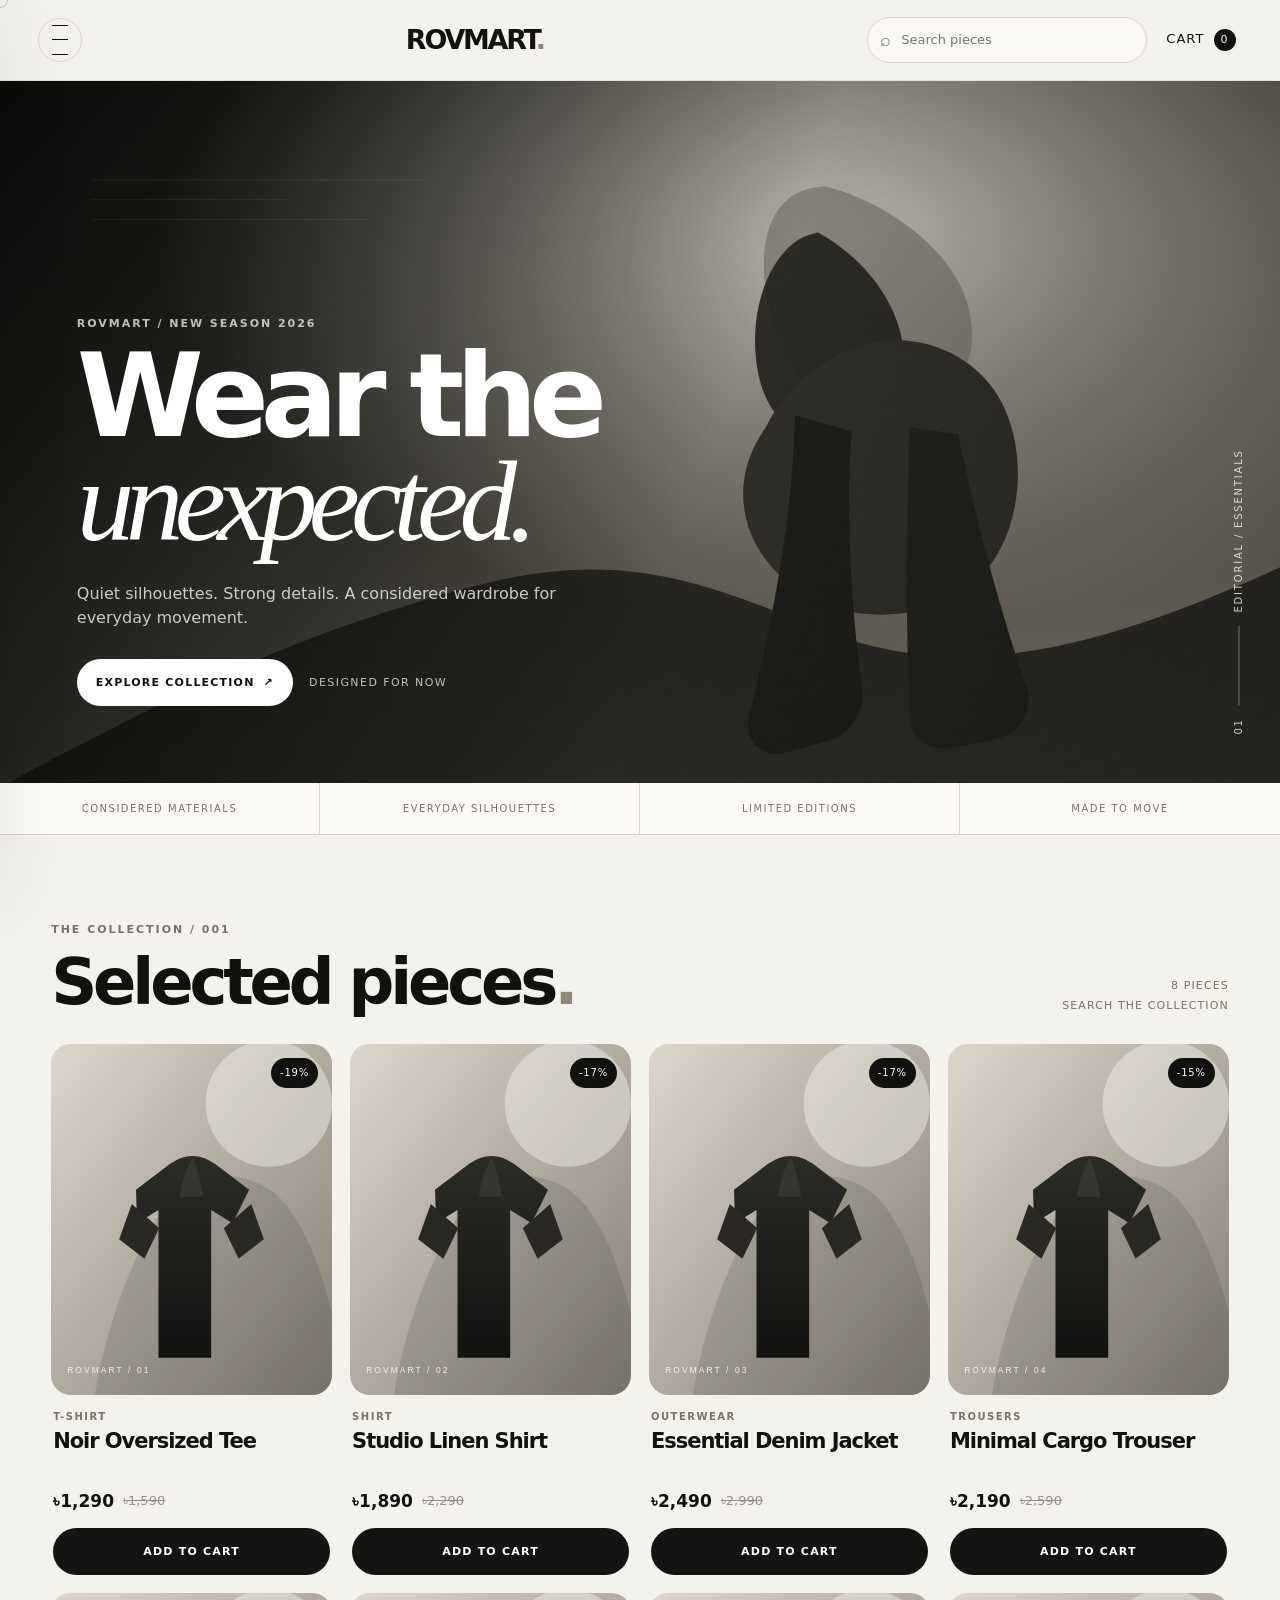
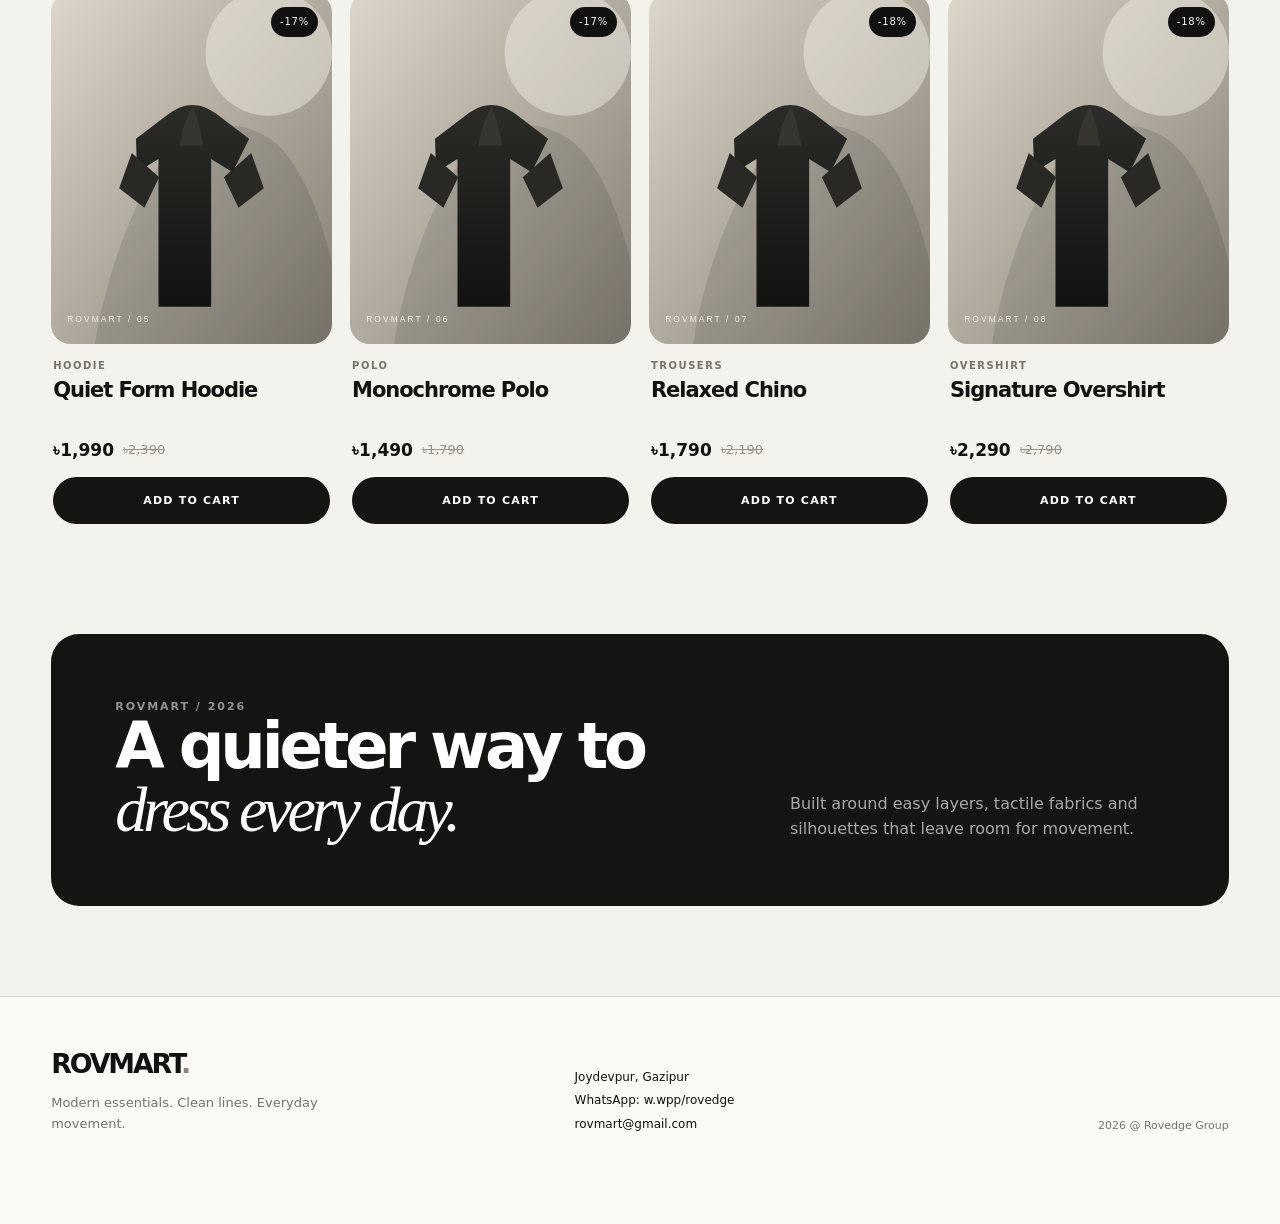
<file: index.html>
<!DOCTYPE html>
<html lang="en">
<head>
  <meta charset="UTF-8">
  <meta name="viewport" content="width=device-width, initial-scale=1.0">
  <meta name="description" content="ROVMART — a clean editorial fashion store for everyday essentials.">
  <meta name="theme-color" content="#101010">
  <meta name="apple-mobile-web-app-capable" content="yes">
  <link rel="manifest" href="manifest.webmanifest">
  <link rel="icon" href="assets/favicon.svg" type="image/svg+xml">
  <link rel="stylesheet" href="style.css?v=20260927">
  <title>ROVMART — Fashion Store</title>
</head>
<body>
  <header class="site-header">
    <button class="menu-toggle" id="menuToggle" type="button" aria-label="Open categories" aria-controls="categoryMenu" aria-expanded="false">
      <span></span><span></span><span></span>
    </button>
    <a class="brand" href="index.html" aria-label="ROVMART home">ROVMART<span>.</span></a>
    <div class="header-actions">
      <div class="search-box">
        <label class="sr-only" for="productSearch">Search products</label>
        <span aria-hidden="true">⌕</span>
        <input id="productSearch" type="search" placeholder="Search pieces" autocomplete="off">
        <button id="clearSearchBtn" type="button" aria-label="Clear search">×</button>
      </div>
      <button class="cart-link" id="cartLink" type="button" aria-label="Open cart">
        Cart <span id="headerCartCount">0</span>
      </button>
    </div>
  </header>

  <div id="categoryOverlay" class="menu-overlay hidden" aria-hidden="true"></div>
  <aside id="categoryMenu" class="category-menu" aria-hidden="true" aria-label="Product categories">
    <div class="category-menu-head">
      <div>
        <p class="eyebrow">SHOP / FILTER</p>
        <h2>Categories<span>.</span></h2>
      </div>
      <button class="icon-button" id="closeMenuBtn" type="button" aria-label="Close categories">×</button>
    </div>
    <div id="categoryList" class="category-list"></div>
    <div class="menu-footer-note">New pieces are added through <code>products.js</code>.</div>
  </aside>

  <main>
    <section class="hero">
      <div class="hero-media" aria-hidden="true">
        <img src="assets/banner.svg" alt="">
      </div>
      <div class="hero-overlay" aria-hidden="true"></div>
      <div class="hero-content reveal">
        <p class="eyebrow">ROVMART / NEW SEASON 2026</p>
        <h1>Wear the<br><em>unexpected.</em></h1>
        <p class="hero-copy">Quiet silhouettes. Strong details. A considered wardrobe for everyday movement.</p>
        <div class="hero-actions">
          <a class="button button-light" href="#shop">Explore collection <span>↗</span></a>
          <span class="hero-note">Designed for now</span>
        </div>
      </div>
      <div class="hero-side" aria-hidden="true"><span>01</span><span class="hero-line"></span><span>EDITORIAL / ESSENTIALS</span></div>
    </section>

    <section class="brand-strip" aria-label="ROVMART values">
      <span>CONSIDERED MATERIALS</span>
      <span>EVERYDAY SILHOUETTES</span>
      <span>LIMITED EDITIONS</span>
      <span>MADE TO MOVE</span>
    </section>

    <section class="shop-section" id="shop">
      <div class="section-head reveal">
        <div>
          <p class="eyebrow">THE COLLECTION / 001</p>
          <h2>Selected pieces<span>.</span></h2>
        </div>
        <div class="section-side-note">
          <p id="productCount" class="muted">0 pieces</p>
          <p id="searchMeta" class="muted">Search the collection</p>
        </div>
      </div>
      <div id="productGrid" class="product-grid" aria-live="polite"></div>
    </section>

    <section class="editorial-band reveal">
      <div>
        <p class="eyebrow">ROVMART / 2026</p>
        <h2>A quieter way to<br><em>dress every day.</em></h2>
      </div>
      <p>Built around easy layers, tactile fabrics and silhouettes that leave room for movement.</p>
    </section>
  </main>

  <footer class="site-footer">
    <div class="footer-brand">
      <a class="brand" href="index.html">ROVMART<span>.</span></a>
      <p>Modern essentials. Clean lines. Everyday movement.</p>
    </div>
    <div class="footer-contact">
      <span>Joydevpur, Gazipur</span>
      <a href="https://w.wpp/rovedge" target="_blank" rel="noopener noreferrer">WhatsApp: w.wpp/rovedge</a>
      <a href="mailto:rovmart@gmail.com">rovmart@gmail.com</a>
    </div>
    <div class="footer-copy">2026 @ Rovedge Group</div>
  </footer>

  <div id="floatingCart" class="floating-cart hidden" role="region" aria-label="Cart summary">
    <div>
      <strong><span id="floatingQuantity">0</span> item(s)</strong>
      <span class="floating-total" id="floatingTotal">৳0</span>
    </div>
    <button class="button button-light" id="confirmOrderBtn" type="button">Confirm order</button>
  </div>

  <div id="cartDrawer" class="drawer-backdrop hidden" aria-hidden="true">
    <aside class="drawer" role="dialog" aria-modal="true" aria-labelledby="cartTitle">
      <div class="drawer-head">
        <div><p class="eyebrow">CART / CURRENT</p><h2 id="cartTitle">Your cart</h2></div>
        <button class="icon-button" id="closeCartBtn" type="button" aria-label="Close cart">×</button>
      </div>
      <div id="cartItems" class="cart-items"></div>
      <div class="drawer-footer">
        <div class="summary-row"><span>Product subtotal</span><strong id="drawerTotal">৳0</strong></div>
        <p class="drawer-note">Delivery is calculated during checkout.</p>
        <button class="button button-dark full" id="drawerConfirmBtn" type="button">Confirm order</button>
      </div>
    </aside>
  </div>

  <div id="orderModal" class="modal-backdrop hidden" aria-hidden="true">
    <section class="order-modal" role="dialog" aria-modal="true" aria-labelledby="orderTitle">
      <button class="modal-close icon-button" id="closeOrderBtn" type="button" aria-label="Close order form">×</button>
      <div id="orderContent">
        <p class="eyebrow">CHECKOUT</p>
        <h2 id="orderTitle">Complete your order</h2>
        <div id="orderSummary" class="order-summary"></div>
        <form id="orderForm" novalidate>
          <div class="field">
            <label for="customerName">Full name <span>*</span></label>
            <input id="customerName" name="customerName" autocomplete="name" required>
            <small class="error" id="customerNameError"></small>
          </div>
          <div class="field">
            <label for="phone">Phone number <span>*</span></label>
            <input id="phone" name="phone" inputmode="tel" autocomplete="tel" placeholder="01XXXXXXXXX" required>
            <small class="error" id="phoneError"></small>
          </div>
          <div class="field">
            <label>Delivery area <span>*</span></label>
            <div class="delivery-options">
              <label class="delivery-option">
                <input type="radio" name="deliveryArea" value="inside">
                <span><strong>Inside Dhaka</strong><small>Delivery ৳50</small></span>
              </label>
              <label class="delivery-option">
                <input type="radio" name="deliveryArea" value="outside">
                <span><strong>Outside Dhaka</strong><small>Delivery ৳100</small></span>
              </label>
            </div>
            <small class="error" id="deliveryAreaError"></small>
          </div>
          <div class="field">
            <label for="address">Delivery address <span>*</span></label>
            <textarea id="address" name="address" rows="4" autocomplete="street-address" required></textarea>
            <small class="error" id="addressError"></small>
          </div>
          <div class="field">
            <label for="note">Additional note <span>(optional)</span></label>
            <textarea id="note" name="note" rows="2"></textarea>
          </div>
          <button class="button button-dark full" id="submitOrderBtn" type="submit">Submit order</button>
          <p id="formMessage" class="form-message" role="alert"></p>
        </form>
      </div>
    </section>
  </div>

  <iframe name="orderSubmitFrame" id="orderSubmitFrame" title="Order submission" class="order-submit-frame" aria-hidden="true"></iframe>
  <div id="cursorDot" class="cursor-dot" aria-hidden="true"></div>

  <script src="config.js?v=20260927"></script>
  <script src="products.js?v=20260927"></script>
  <script src="cart.js?v=20260927"></script>
  <script src="order.js?v=20260927"></script>
  <script src="app.js?v=20260927"></script>
</body>
</html>
</file>
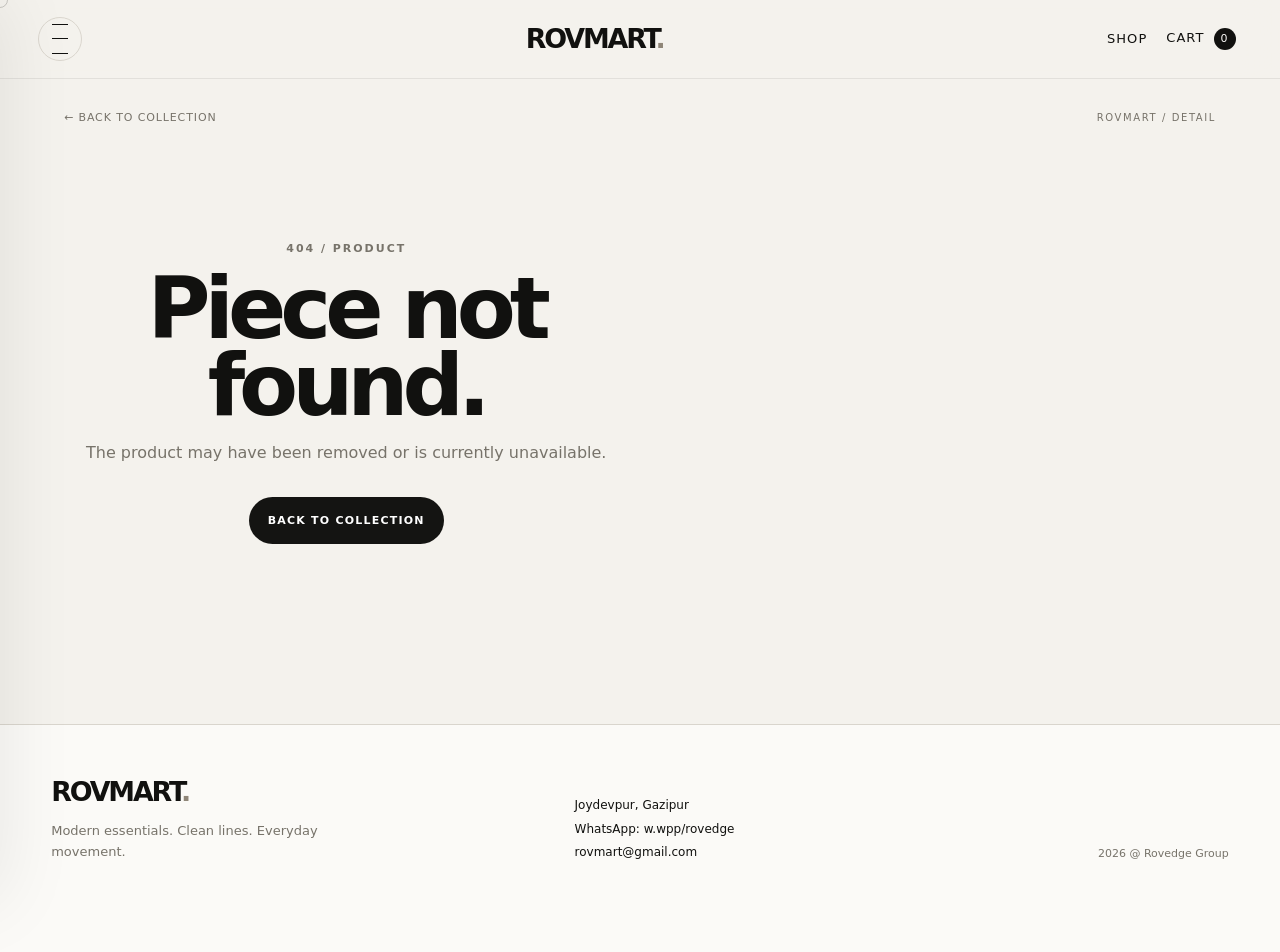
<file: product.html>
<!DOCTYPE html>
<html lang="en">
<head>
  <meta charset="UTF-8">
  <meta name="viewport" content="width=device-width, initial-scale=1.0">
  <meta name="description" content="ROVMART product details.">
  <meta name="theme-color" content="#101010">
  <meta name="apple-mobile-web-app-capable" content="yes">
  <link rel="manifest" href="manifest.webmanifest">
  <link rel="icon" href="assets/favicon.svg" type="image/svg+xml">
  <link rel="stylesheet" href="style.css?v=20260927">
  <title>Product — ROVMART</title>
</head>
<body>
  <header class="site-header">
    <button class="menu-toggle" id="menuToggle" type="button" aria-label="Open categories" aria-controls="categoryMenu" aria-expanded="false">
      <span></span><span></span><span></span>
    </button>
    <a class="brand" href="index.html" aria-label="ROVMART home">ROVMART<span>.</span></a>
    <div class="header-actions">
      <a class="text-link desktop-link" href="index.html#shop">Shop</a>
      <button class="cart-link" id="cartLink" type="button" aria-label="Open cart">Cart <span id="headerCartCount">0</span></button>
    </div>
  </header>

  <div id="categoryOverlay" class="menu-overlay hidden" aria-hidden="true"></div>
  <aside id="categoryMenu" class="category-menu" aria-hidden="true" aria-label="Product categories">
    <div class="category-menu-head">
      <div><p class="eyebrow">SHOP / FILTER</p><h2>Categories<span>.</span></h2></div>
      <button class="icon-button" id="closeMenuBtn" type="button" aria-label="Close categories">×</button>
    </div>
    <div id="categoryList" class="category-list"></div>
    <div class="menu-footer-note">New pieces are added through <code>products.js</code>.</div>
  </aside>

  <main class="detail-page">
    <div class="detail-topbar">
      <a class="back-link" href="index.html#shop">← Back to collection</a>
      <span class="detail-mark">ROVMART / DETAIL</span>
    </div>
    <section id="productDetail" class="product-detail reveal" aria-live="polite"></section>
  </main>

  <footer class="site-footer">
    <div class="footer-brand">
      <a class="brand" href="index.html">ROVMART<span>.</span></a>
      <p>Modern essentials. Clean lines. Everyday movement.</p>
    </div>
    <div class="footer-contact">
      <span>Joydevpur, Gazipur</span>
      <a href="https://w.wpp/rovedge" target="_blank" rel="noopener noreferrer">WhatsApp: w.wpp/rovedge</a>
      <a href="mailto:rovmart@gmail.com">rovmart@gmail.com</a>
    </div>
    <div class="footer-copy">2026 @ Rovedge Group</div>
  </footer>

  <div id="floatingCart" class="floating-cart hidden" role="region" aria-label="Cart summary">
    <div><strong><span id="floatingQuantity">0</span> item(s)</strong><span class="floating-total" id="floatingTotal">৳0</span></div>
    <button class="button button-light" id="confirmOrderBtn" type="button">Confirm order</button>
  </div>

  <div id="cartDrawer" class="drawer-backdrop hidden" aria-hidden="true">
    <aside class="drawer" role="dialog" aria-modal="true" aria-labelledby="cartTitle">
      <div class="drawer-head">
        <div><p class="eyebrow">CART / CURRENT</p><h2 id="cartTitle">Your cart</h2></div>
        <button class="icon-button" id="closeCartBtn" type="button" aria-label="Close cart">×</button>
      </div>
      <div id="cartItems" class="cart-items"></div>
      <div class="drawer-footer">
        <div class="summary-row"><span>Product subtotal</span><strong id="drawerTotal">৳0</strong></div>
        <p class="drawer-note">Delivery is calculated during checkout.</p>
        <button class="button button-dark full" id="drawerConfirmBtn" type="button">Confirm order</button>
      </div>
    </aside>
  </div>

  <div id="orderModal" class="modal-backdrop hidden" aria-hidden="true">
    <section class="order-modal" role="dialog" aria-modal="true" aria-labelledby="orderTitle">
      <button class="modal-close icon-button" id="closeOrderBtn" type="button" aria-label="Close order form">×</button>
      <div id="orderContent">
        <p class="eyebrow">CHECKOUT</p>
        <h2 id="orderTitle">Complete your order</h2>
        <div id="orderSummary" class="order-summary"></div>
        <form id="orderForm" novalidate>
          <div class="field"><label for="customerName">Full name <span>*</span></label><input id="customerName" name="customerName" autocomplete="name" required><small class="error" id="customerNameError"></small></div>
          <div class="field"><label for="phone">Phone number <span>*</span></label><input id="phone" name="phone" inputmode="tel" autocomplete="tel" placeholder="01XXXXXXXXX" required><small class="error" id="phoneError"></small></div>
          <div class="field">
            <label>Delivery area <span>*</span></label>
            <div class="delivery-options">
              <label class="delivery-option"><input type="radio" name="deliveryArea" value="inside"><span><strong>Inside Dhaka</strong><small>Delivery ৳50</small></span></label>
              <label class="delivery-option"><input type="radio" name="deliveryArea" value="outside"><span><strong>Outside Dhaka</strong><small>Delivery ৳100</small></span></label>
            </div>
            <small class="error" id="deliveryAreaError"></small>
          </div>
          <div class="field"><label for="address">Delivery address <span>*</span></label><textarea id="address" name="address" rows="4" autocomplete="street-address" required></textarea><small class="error" id="addressError"></small></div>
          <div class="field"><label for="note">Additional note <span>(optional)</span></label><textarea id="note" name="note" rows="2"></textarea></div>
          <button class="button button-dark full" id="submitOrderBtn" type="submit">Submit order</button>
          <p id="formMessage" class="form-message" role="alert"></p>
        </form>
      </div>
    </section>
  </div>

  <iframe name="orderSubmitFrame" id="orderSubmitFrame" title="Order submission" class="order-submit-frame" aria-hidden="true"></iframe>
  <div id="cursorDot" class="cursor-dot" aria-hidden="true"></div>

  <script src="config.js?v=20260927"></script>
  <script src="products.js?v=20260927"></script>
  <script src="cart.js?v=20260927"></script>
  <script src="order.js?v=20260927"></script>
  <script src="app.js?v=20260927"></script>
</body>
</html>
</file>
<file: style.css>
:root {
  --bg: #f4f2ed;
  --paper: #fbfaf7;
  --ink: #11110f;
  --muted: #77736a;
  --line: #d9d5cd;
  --soft: #e9e5dd;
  --dark: #141412;
  --accent: #ece7dd;
  --danger: #9a3c34;
  --radius: 22px;
  --shadow: 0 20px 60px rgba(17, 17, 15, .10);
  --transition: 220ms cubic-bezier(.2, .7, .2, 1);
}

* { box-sizing: border-box; }
html { scroll-behavior: smooth; }
body {
  margin: 0;
  color: var(--ink);
  background: var(--bg);
  font-family: Inter, ui-sans-serif, system-ui, -apple-system, BlinkMacSystemFont, "Segoe UI", sans-serif;
  line-height: 1.55;
  -webkit-font-smoothing: antialiased;
}
body.no-scroll { overflow: hidden; }
a { color: inherit; text-decoration: none; }
button, input, textarea { font: inherit; }
button { cursor: pointer; }
img { display: block; max-width: 100%; }
.hidden { display: none !important; }

.sr-only {
  position: absolute !important;
  width: 1px;
  height: 1px;
  padding: 0;
  margin: -1px;
  overflow: hidden;
  clip: rect(0, 0, 0, 0);
  white-space: nowrap;
  border: 0;
}

:focus-visible {
  outline: 2px solid currentColor;
  outline-offset: 3px;
}

.site-header {
  position: sticky;
  top: 0;
  z-index: 40;
  display: grid;
  grid-template-columns: auto 1fr auto;
  align-items: center;
  gap: 24px;
  padding: 17px clamp(18px, 3vw, 48px);
  border-bottom: 1px solid rgba(17,17,15,.08);
  background: rgba(244, 242, 237, .90);
  backdrop-filter: blur(18px);
}
.brand {
  justify-self: center;
  font-size: clamp(21px, 2.1vw, 30px);
  line-height: 1;
  letter-spacing: -.08em;
  font-weight: 800;
}
.brand span, h2 span { color: #8f8678; }
.menu-toggle {
  width: 44px;
  height: 44px;
  display: grid;
  place-items: center;
  gap: 4px;
  border: 1px solid var(--line);
  border-radius: 50%;
  background: transparent;
}
.menu-toggle span { width: 16px; height: 1px; background: var(--ink); display: block; }
.header-actions { display: flex; align-items: center; justify-content: flex-end; gap: 13px; }
.cart-link, .text-link {
  border: 0;
  background: transparent;
  color: var(--ink);
  font-size: 13px;
  letter-spacing: .08em;
  text-transform: uppercase;
}
.cart-link span {
  display: inline-grid;
  min-width: 22px;
  height: 22px;
  place-items: center;
  padding: 0 6px;
  margin-left: 4px;
  border-radius: 99px;
  background: var(--ink);
  color: var(--paper);
  font-size: 11px;
}
.text-link:hover, .cart-link:hover { opacity: .65; }
.search-box {
  width: min(280px, 32vw);
  display: flex;
  align-items: center;
  gap: 8px;
  padding: 8px 12px;
  border: 1px solid var(--line);
  border-radius: 99px;
  background: rgba(251,250,247,.7);
}
.search-box > span { font-size: 18px; color: var(--muted); }
.search-box input { width: 100%; border: 0; outline: 0; background: transparent; color: var(--ink); font-size: 13px; }
.search-box button { border: 0; background: transparent; color: var(--muted); font-size: 19px; line-height: 1; display: none; }
.search-box input:not(:placeholder-shown) + button { display: block; }

.hero {
  position: relative;
  min-height: min(78vh, 760px);
  overflow: hidden;
  display: grid;
  align-items: end;
  padding: clamp(38px, 6vw, 90px);
  color: white;
  background: #181715;
}
.hero-media, .hero-overlay { position: absolute; inset: 0; }
.hero-media img { width: 100%; height: 100%; object-fit: cover; opacity: .95; }
.hero-overlay { background: linear-gradient(110deg, rgba(5,5,4,.74), rgba(5,5,4,.15) 55%, rgba(5,5,4,.42)); }
.hero-content { position: relative; z-index: 1; max-width: 720px; }
.hero .eyebrow { color: rgba(255,255,255,.72); }
.eyebrow {
  margin: 0 0 13px;
  font-size: 11px;
  font-weight: 700;
  letter-spacing: .18em;
  text-transform: uppercase;
  color: var(--muted);
}
.hero h1 {
  margin: 0;
  font-size: clamp(54px, 9vw, 122px);
  line-height: .9;
  letter-spacing: -.075em;
  max-width: 8ch;
}
.hero h1 em, .editorial-band h2 em { font-family: Georgia, serif; font-weight: 400; }
.hero-copy { max-width: 520px; margin: 28px 0; color: rgba(255,255,255,.76); font-size: 16px; }
.hero-actions { display: flex; flex-wrap: wrap; align-items: center; gap: 16px; }
.hero-note { font-size: 11px; text-transform: uppercase; letter-spacing: .13em; opacity: .72; }
.hero-side { position: absolute; right: 34px; bottom: 48px; display: flex; align-items: center; gap: 13px; font-size: 10px; letter-spacing: .18em; writing-mode: vertical-rl; transform: rotate(180deg); opacity: .78; }
.hero-line { width: 1px; height: 80px; background: rgba(255,255,255,.45); }

.brand-strip {
  display: grid;
  grid-template-columns: repeat(4, 1fr);
  border-bottom: 1px solid var(--line);
  background: var(--paper);
}
.brand-strip span { padding: 18px 14px; text-align: center; font-size: 10px; letter-spacing: .15em; color: var(--muted); border-right: 1px solid var(--line); }
.brand-strip span:last-child { border-right: 0; }

.shop-section { padding: 86px clamp(18px, 4vw, 64px) 110px; }
.section-head { display: flex; align-items: end; justify-content: space-between; gap: 30px; margin-bottom: 30px; }
h2 { margin: 0; font-size: clamp(38px, 5vw, 67px); line-height: .98; letter-spacing: -.065em; }
.section-side-note { display: grid; gap: 3px; text-align: right; }
.muted { margin: 0; font-size: 11px; letter-spacing: .10em; text-transform: uppercase; color: var(--muted); }

.product-grid { display: grid; grid-template-columns: repeat(4, minmax(0,1fr)); gap: 18px; }
.product-card { min-width: 0; transition: transform var(--transition); transition-delay: var(--delay, 0ms); }
.product-card:hover { transform: translateY(-3px); }
.product-media, .detail-media { position: relative; overflow: hidden; border-radius: 20px; background: #ded9d0; }
.product-media { aspect-ratio: 4/5; }
.product-media a { display: block; width: 100%; height: 100%; }
.product-media img, .detail-media img { width: 100%; height: 100%; object-fit: cover; transform: scale(1); transform-origin: center; transition: transform 100ms linear; will-change: transform; }
.product-media:not(.is-zoomed) img, .detail-media:not(.is-zoomed) img { transition: transform 360ms cubic-bezier(.2,.7,.2,1); }
.sale-badge { position: absolute; top: 14px; right: 14px; padding: 7px 9px; border-radius: 99px; color: var(--paper); background: var(--ink); font-size: 10px; letter-spacing: .08em; }
.product-card-body { padding: 14px 2px 0; }
.product-category { margin: 0 0 6px; color: var(--muted); font-size: 10px; font-weight: 700; letter-spacing: .15em; text-transform: uppercase; }
.product-name { margin: 0; min-height: 48px; font-size: 21px; line-height: 1.02; letter-spacing: -.05em; }
.product-name a:hover { text-decoration: underline; text-decoration-thickness: 1px; text-underline-offset: 4px; }
.product-price-row { display: flex; align-items: center; gap: 9px; margin: 9px 0 14px; }
.product-price-row strong, .detail-price-row strong { font-size: 17px; }
.product-price-row del, .detail-price-row del { color: #979188; font-size: 13px; }

.button {
  display: inline-flex;
  align-items: center;
  justify-content: center;
  gap: 9px;
  min-height: 47px;
  padding: 12px 18px;
  border: 1px solid transparent;
  border-radius: 999px;
  font-size: 11px;
  font-weight: 800;
  letter-spacing: .11em;
  text-transform: uppercase;
  transition: transform var(--transition), background var(--transition), color var(--transition), border-color var(--transition), opacity var(--transition);
}
.button:hover { transform: translateY(-2px); }
.button:active { transform: translateY(0); }
.button:disabled { opacity: .45; cursor: not-allowed; transform: none; }
.button-dark { background: var(--dark); color: white; }
.button-dark:hover { background: #2b2b27; }
.button-light { background: white; color: var(--ink); }
.button-light:hover { background: #f1ede5; }
.button.full { width: 100%; }

.editorial-band {
  display: grid;
  grid-template-columns: 1.25fr .75fr;
  gap: 50px;
  align-items: end;
  margin: 0 clamp(18px, 4vw, 64px) 90px;
  padding: clamp(34px, 5vw, 72px);
  border-radius: 28px;
  background: var(--dark);
  color: white;
}
.editorial-band p { color: rgba(255,255,255,.63); max-width: 380px; margin: 0; }
.editorial-band .eyebrow { color: rgba(255,255,255,.54); }

.site-footer {
  display: grid;
  grid-template-columns: 1fr 1fr auto;
  gap: 30px;
  align-items: end;
  padding: 54px clamp(18px, 4vw, 64px) 90px;
  border-top: 1px solid var(--line);
  background: var(--paper);
}
.footer-brand p { max-width: 280px; margin: 13px 0 0; color: var(--muted); font-size: 13px; }
.footer-contact { display: grid; gap: 5px; font-size: 12px; }
.footer-contact a:hover { text-decoration: underline; }
.footer-copy { color: var(--muted); font-size: 11px; white-space: nowrap; }

.category-menu {
  position: fixed;
  top: 0;
  left: 0;
  z-index: 80;
  width: min(410px, 90vw);
  height: 100dvh;
  max-height: 100dvh;
  overflow-y: auto;
  -webkit-overflow-scrolling: touch;
  padding: 30px;
  background: var(--paper);
  border-right: 1px solid var(--line);
  transform: translateX(-105%);
  transition: transform 360ms cubic-bezier(.2,.8,.2,1);
  box-shadow: 25px 0 70px rgba(0,0,0,.08);
}
.category-menu.open { transform: translateX(0); }
.category-menu-head { display: flex; justify-content: space-between; align-items: start; margin-bottom: 28px; }
.category-list { display: grid; gap: 3px; }
.category-item { display: grid; grid-template-columns: 35px 1fr auto; gap: 10px; align-items: center; width: 100%; padding: 14px 4px; border: 0; border-bottom: 1px solid var(--line); background: transparent; text-align: left; transition: padding var(--transition), opacity var(--transition); }
.category-item:hover, .category-item.active { padding-left: 9px; }
.category-number { color: var(--muted); font-size: 10px; letter-spacing: .14em; }
.category-item-name { font-size: 22px; letter-spacing: -.04em; }
.category-arrow { color: var(--muted); }
.menu-footer-note { position: sticky; bottom: 0; left: auto; right: auto; margin-top: 20px; padding-top: 18px; border-top: 1px solid var(--line); color: var(--muted); font-size: 11px; background: var(--paper); }
.menu-footer-note code { color: var(--ink); }
.menu-overlay { position: fixed; inset: 0; z-index: 70; background: rgba(17,17,15,.33); backdrop-filter: blur(3px); }

.icon-button { width: 42px; height: 42px; display: grid; place-items: center; border: 1px solid var(--line); border-radius: 50%; background: transparent; font-size: 24px; line-height: 1; }
.icon-button:hover { background: var(--soft); }

.floating-cart {
  position: fixed;
  z-index: 50;
  left: 50%;
  bottom: 16px;
  transform: translateX(-50%);
  width: min(680px, calc(100vw - 24px));
  display: flex;
  align-items: center;
  justify-content: space-between;
  gap: 18px;
  padding: 11px 12px 11px 18px;
  border: 1px solid rgba(255,255,255,.15);
  border-radius: 999px;
  background: rgba(20,20,18,.93);
  color: white;
  box-shadow: 0 18px 50px rgba(0,0,0,.22);
  backdrop-filter: blur(16px);
}
.floating-cart strong, .floating-total { display: block; }
.floating-cart strong { font-size: 12px; }
.floating-total { margin-top: 2px; color: rgba(255,255,255,.66); font-size: 11px; }
.floating-cart .button { min-height: 42px; }

.drawer-backdrop, .modal-backdrop { position: fixed; inset: 0; z-index: 90; background: rgba(17,17,15,.40); backdrop-filter: blur(5px); }
.drawer { position: absolute; right: 0; top: 0; width: min(480px, 100%); height: 100%; display: grid; grid-template-rows: auto 1fr auto; background: var(--paper); box-shadow: -20px 0 60px rgba(0,0,0,.13); }
.drawer-head { display: flex; align-items: start; justify-content: space-between; padding: 28px; border-bottom: 1px solid var(--line); }
.drawer-head h2 { font-size: 38px; }
.cart-items { overflow: auto; padding: 16px 20px; }
.cart-item { display: grid; grid-template-columns: 86px 1fr; gap: 13px; padding: 13px 8px; border-bottom: 1px solid var(--line); }
.cart-item-image { width: 86px; aspect-ratio: 4/5; overflow: hidden; border-radius: 13px; background: var(--soft); }
.cart-item-image img { width: 100%; height: 100%; object-fit: cover; }
.cart-item-main { min-width: 0; }
.cart-item-name { display: block; font-size: 15px; line-height: 1.12; font-weight: 750; }
.cart-item-meta { margin-top: 4px; color: var(--muted); font-size: 11px; }
.cart-item-bottom { display: flex; justify-content: space-between; align-items: center; gap: 10px; margin-top: 10px; }
.quantity-control { display: inline-flex; align-items: center; gap: 4px; border: 1px solid var(--line); border-radius: 999px; padding: 3px; }
.quantity-control button { width: 26px; height: 26px; border: 0; border-radius: 50%; background: transparent; }
.quantity-control button:hover { background: var(--soft); }
.quantity-control span { min-width: 22px; text-align: center; font-size: 12px; }
.quantity-control.large { padding: 5px; }
.quantity-control.large button { width: 37px; height: 37px; }
.quantity-control.large span { min-width: 34px; font-weight: 700; }
.text-button { border: 0; padding: 0; background: transparent; color: var(--muted); font-size: 10px; letter-spacing: .1em; text-transform: uppercase; }
.text-button:hover { text-decoration: underline; }
.text-button.danger { margin-top: 8px; color: var(--danger); }
.drawer-footer { padding: 18px 28px 26px; border-top: 1px solid var(--line); background: var(--paper); }
.summary-row { display: flex; justify-content: space-between; align-items: center; gap: 20px; font-size: 13px; }
.drawer-note { margin: 7px 0 15px; color: var(--muted); font-size: 11px; }
.empty-state { display: grid; justify-items: center; gap: 8px; padding: 70px 20px; text-align: center; color: var(--muted); }
.empty-state h3, .empty-state p { margin: 0; }
.empty-state h3 { color: var(--ink); font-size: 21px; }
.empty-icon { font-size: 40px; }
.empty-state.compact { padding: 20px 0; }

.order-modal { position: absolute; top: 50%; left: 50%; width: min(700px, calc(100vw - 24px)); max-height: min(92vh, 900px); overflow: auto; transform: translate(-50%, -50%); padding: clamp(24px, 5vw, 42px); border-radius: 26px; background: var(--paper); box-shadow: var(--shadow); }
.modal-close { position: absolute; top: 18px; right: 18px; }
.order-modal h2 { padding-right: 50px; font-size: clamp(38px, 6vw, 58px); }
.order-summary { margin: 24px 0 28px; padding: 18px; border: 1px solid var(--line); border-radius: 18px; background: #f1eee8; }
.summary-label { margin-bottom: 8px; color: var(--muted); font-size: 10px; font-weight: 800; letter-spacing: .16em; }
.order-items { display: grid; gap: 10px; }
.order-item-row { display: flex; justify-content: space-between; gap: 15px; padding: 9px 0; border-bottom: 1px solid rgba(17,17,15,.1); }
.order-item-row:last-child { border-bottom: 0; }
.order-item-row > div { min-width: 0; }
.order-item-row strong { font-size: 13px; }
.order-item-row span { display: block; margin-top: 2px; color: var(--muted); font-size: 11px; }
.summary-total-line, .summary-grand { display: flex; justify-content: space-between; gap: 15px; padding-top: 12px; font-size: 12px; }
.summary-grand { margin-top: 8px; padding-top: 15px; border-top: 1px solid var(--line); font-size: 15px; }
.summary-grand strong { font-size: 18px; }
.field { margin: 0 0 16px; }
.field label { display: block; margin-bottom: 7px; font-size: 11px; font-weight: 800; letter-spacing: .12em; text-transform: uppercase; }
.field label span { color: var(--muted); }
.field input, .field textarea { width: 100%; padding: 13px 14px; border: 1px solid var(--line); border-radius: 13px; outline: 0; color: var(--ink); background: white; transition: border-color var(--transition), box-shadow var(--transition); }
.field input:focus, .field textarea:focus { border-color: #827b70; box-shadow: 0 0 0 4px rgba(130,123,112,.10); }
.field input.invalid, .field textarea.invalid { border-color: var(--danger); }
.field textarea { resize: vertical; }
.error { display: block; min-height: 17px; margin-top: 5px; color: var(--danger); font-size: 10px; }
.form-message { margin: 12px 0 0; color: var(--muted); font-size: 11px; }
.form-message.error-state { color: var(--danger); }
.form-message.success-state { color: #2b6b4e; }
.delivery-options { display: grid; grid-template-columns: repeat(2, 1fr); gap: 10px; }
.delivery-option { display: flex !important; align-items: center; gap: 10px; min-height: 68px; padding: 12px 14px; border: 1px solid var(--line); border-radius: 14px; background: white; cursor: pointer; }
.delivery-option.selected { border-color: var(--ink); box-shadow: inset 0 0 0 1px var(--ink); }
.delivery-option input { width: auto; accent-color: var(--ink); }
.delivery-option strong { display: block; font-size: 12px; letter-spacing: 0; text-transform: none; }
.delivery-option small { display: block; margin-top: 3px; color: var(--muted); font-size: 10px; }
.success-screen { text-align: center; padding: 26px 8px 12px; }
.success-mark { width: 62px; height: 62px; display: grid; place-items: center; margin: 0 auto 20px; border-radius: 50%; background: var(--dark); color: white; font-size: 28px; }
.success-screen h2 { font-size: clamp(36px, 6vw, 54px); }
.success-copy { max-width: 450px; margin: 12px auto 20px; color: var(--muted); }
.order-id-card { padding: 17px; border: 1px dashed #b7b1a8; border-radius: 16px; background: #f1eee8; }
.order-id-card span { display: block; color: var(--muted); font-size: 10px; letter-spacing: .14em; text-transform: uppercase; }
.order-id-card strong { display: block; margin-top: 5px; font-size: 20px; letter-spacing: .04em; }
.success-summary { display: grid; grid-template-columns: repeat(3,1fr); gap: 8px; margin: 16px 0 20px; }
.success-summary div { padding: 12px; border: 1px solid var(--line); border-radius: 12px; }
.success-summary span { display: block; color: var(--muted); font-size: 9px; text-transform: uppercase; letter-spacing: .12em; }
.success-summary strong { display: block; margin-top: 3px; }

.detail-page { padding: 30px clamp(18px, 5vw, 74px) 90px; }
.detail-topbar { display: flex; justify-content: space-between; align-items: center; gap: 20px; margin-bottom: 24px; }
.back-link { color: var(--muted); font-size: 11px; letter-spacing: .08em; text-transform: uppercase; }
.back-link:hover { color: var(--ink); }
.detail-mark { color: var(--muted); font-size: 10px; letter-spacing: .16em; }
.product-detail { display: grid; grid-template-columns: 1.05fr .95fr; gap: clamp(24px, 6vw, 84px); align-items: start; }
.detail-media { aspect-ratio: 4/5; min-height: 580px; }
.detail-media .zoom-hint { position: absolute; right: 14px; bottom: 14px; padding: 8px 10px; border-radius: 99px; color: white; background: rgba(17,17,15,.55); font-size: 9px; letter-spacing: .1em; text-transform: uppercase; }
.detail-copy { position: sticky; top: 110px; padding-top: 18px; }
.detail-copy h1 { margin: 0; max-width: 10ch; font-size: clamp(48px, 7vw, 88px); line-height: .9; letter-spacing: -.075em; }
.detail-price-row { display: flex; align-items: center; gap: 10px; margin: 19px 0 22px; }
.discount-pill { padding: 5px 8px; border-radius: 99px; background: var(--dark); color: white; font-size: 10px; }
.detail-description { max-width: 500px; margin: 0 0 28px; color: var(--muted); font-size: 15px; }
.detail-block { padding: 18px 0; border-top: 1px solid var(--line); border-bottom: 1px solid var(--line); }
.detail-block-head { display: flex; justify-content: space-between; gap: 20px; color: var(--muted); font-size: 10px; letter-spacing: .14em; text-transform: uppercase; }
.detail-list { display: grid; grid-template-columns: 1fr 1fr; gap: 10px 20px; margin: 16px 0 0; padding: 0; list-style: none; }
.detail-list li { position: relative; padding-left: 13px; font-size: 13px; }
.detail-list li::before { content: ""; position: absolute; left: 0; top: .75em; width: 4px; height: 4px; border-radius: 50%; background: var(--ink); }
.detail-actions { display: flex; gap: 10px; align-items: center; margin-top: 22px; }
.detail-actions .button { flex: 1; }
.detail-note { margin: 12px 0 0; color: var(--muted); font-size: 10px; letter-spacing: .08em; text-transform: uppercase; }
.not-found { max-width: 600px; margin: 90px auto; text-align: center; }
.not-found h1 { margin: 0; font-size: clamp(48px,7vw,86px); line-height: .9; letter-spacing: -.07em; }
.not-found p:not(.eyebrow) { color: var(--muted); }
.not-found .button { margin-top: 15px; }
.empty-results { grid-column: 1/-1; padding: 80px 20px; border: 1px solid var(--line); border-radius: 20px; text-align: center; }
.empty-results h3 { margin: 0; font-size: 40px; letter-spacing: -.06em; }
.empty-results > p:not(.eyebrow) { color: var(--muted); }

.cursor-dot { position: fixed; z-index: 200; left: -8px; top: -8px; width: 16px; height: 16px; border: 1px solid rgba(17,17,15,.55); border-radius: 50%; pointer-events: none; opacity: .35; transition: width 160ms ease, height 160ms ease, margin 160ms ease, opacity 160ms ease; }
.cursor-dot.cursor-active { width: 32px; height: 32px; margin-left: -8px; margin-top: -8px; opacity: .8; }
.order-submit-frame { position: fixed; width: 1px; height: 1px; right: 0; bottom: 0; border: 0; opacity: 0; pointer-events: none; }

.reveal { opacity: 0; transform: translateY(16px); transition: opacity 700ms ease, transform 700ms cubic-bezier(.2,.8,.2,1); }
.reveal.is-visible { opacity: 1; transform: none; }

@media (max-width: 1020px) {
  .product-grid { grid-template-columns: repeat(3, minmax(0,1fr)); }
  .product-detail { grid-template-columns: 1fr; }
  .detail-copy { position: static; padding-top: 0; }
  .detail-media { min-height: 0; max-width: 760px; }
  .site-footer { grid-template-columns: 1fr 1fr; }
  .footer-copy { grid-column: 1/-1; }
}

@media (max-width: 760px) {
  .site-header { grid-template-columns: auto 1fr auto; gap: 10px; padding: 13px 14px; }
  .brand { justify-self: center; font-size: 22px; }
  .header-actions { gap: 7px; }
  .desktop-link { display: none; }
  .search-box { position: absolute; top: calc(100% + 8px); left: 14px; right: 14px; width: auto; background: var(--paper); box-shadow: 0 10px 30px rgba(0,0,0,.07); }
  .site-header + .menu-overlay + .category-menu { top: 0; }
  .hero { min-height: 72vh; padding: 34px 20px 42px; }
  .hero h1 { font-size: clamp(54px, 16vw, 86px); }
  .hero-copy { font-size: 14px; margin: 20px 0; }
  .hero-side { display: none; }
  .brand-strip { grid-template-columns: repeat(2,1fr); }
  .brand-strip span { border-bottom: 1px solid var(--line); }
  .shop-section { padding: 65px 14px 90px; }
  .section-head { align-items: start; flex-direction: column; gap: 15px; }
  .section-side-note { text-align: left; }
  .product-grid { grid-template-columns: repeat(2, minmax(0,1fr)); gap: 14px; }
  .product-name { font-size: 17px; min-height: 42px; }
  .product-price-row { font-size: 12px; }
  .button { min-height: 44px; padding: 10px 14px; }
  .editorial-band { grid-template-columns: 1fr; gap: 28px; margin: 0 14px 70px; padding: 28px 22px; }
  .site-footer { grid-template-columns: 1fr; padding: 42px 14px 100px; }
  .footer-copy { grid-column: auto; }
  .floating-cart { bottom: 10px; width: calc(100vw - 14px); padding-left: 14px; }
  .floating-cart .button { white-space: nowrap; }
  .detail-page { padding: 22px 14px 90px; }
  .detail-topbar { align-items: flex-start; }
  .detail-mark { display: none; }
  .detail-copy h1 { font-size: clamp(48px, 14vw, 72px); }
  .detail-list { grid-template-columns: 1fr; }
  .detail-actions { align-items: stretch; }
  .order-modal { padding: 24px 16px 20px; }
  .delivery-options { grid-template-columns: 1fr; }
  .success-summary { grid-template-columns: 1fr; }
  .drawer-head { padding: 22px 18px; }
  .cart-items { padding: 10px 12px; }
  .drawer-footer { padding: 16px 18px 22px; }
}

@media (pointer: coarse) {
  .cursor-dot { display: none; }
  .product-media, .detail-media { cursor: default; }
}

@media (prefers-reduced-motion: reduce) {
  html { scroll-behavior: auto; }
  *, *::before, *::after { transition-duration: 0.01ms !important; animation-duration: 0.01ms !important; }
}
</file>
